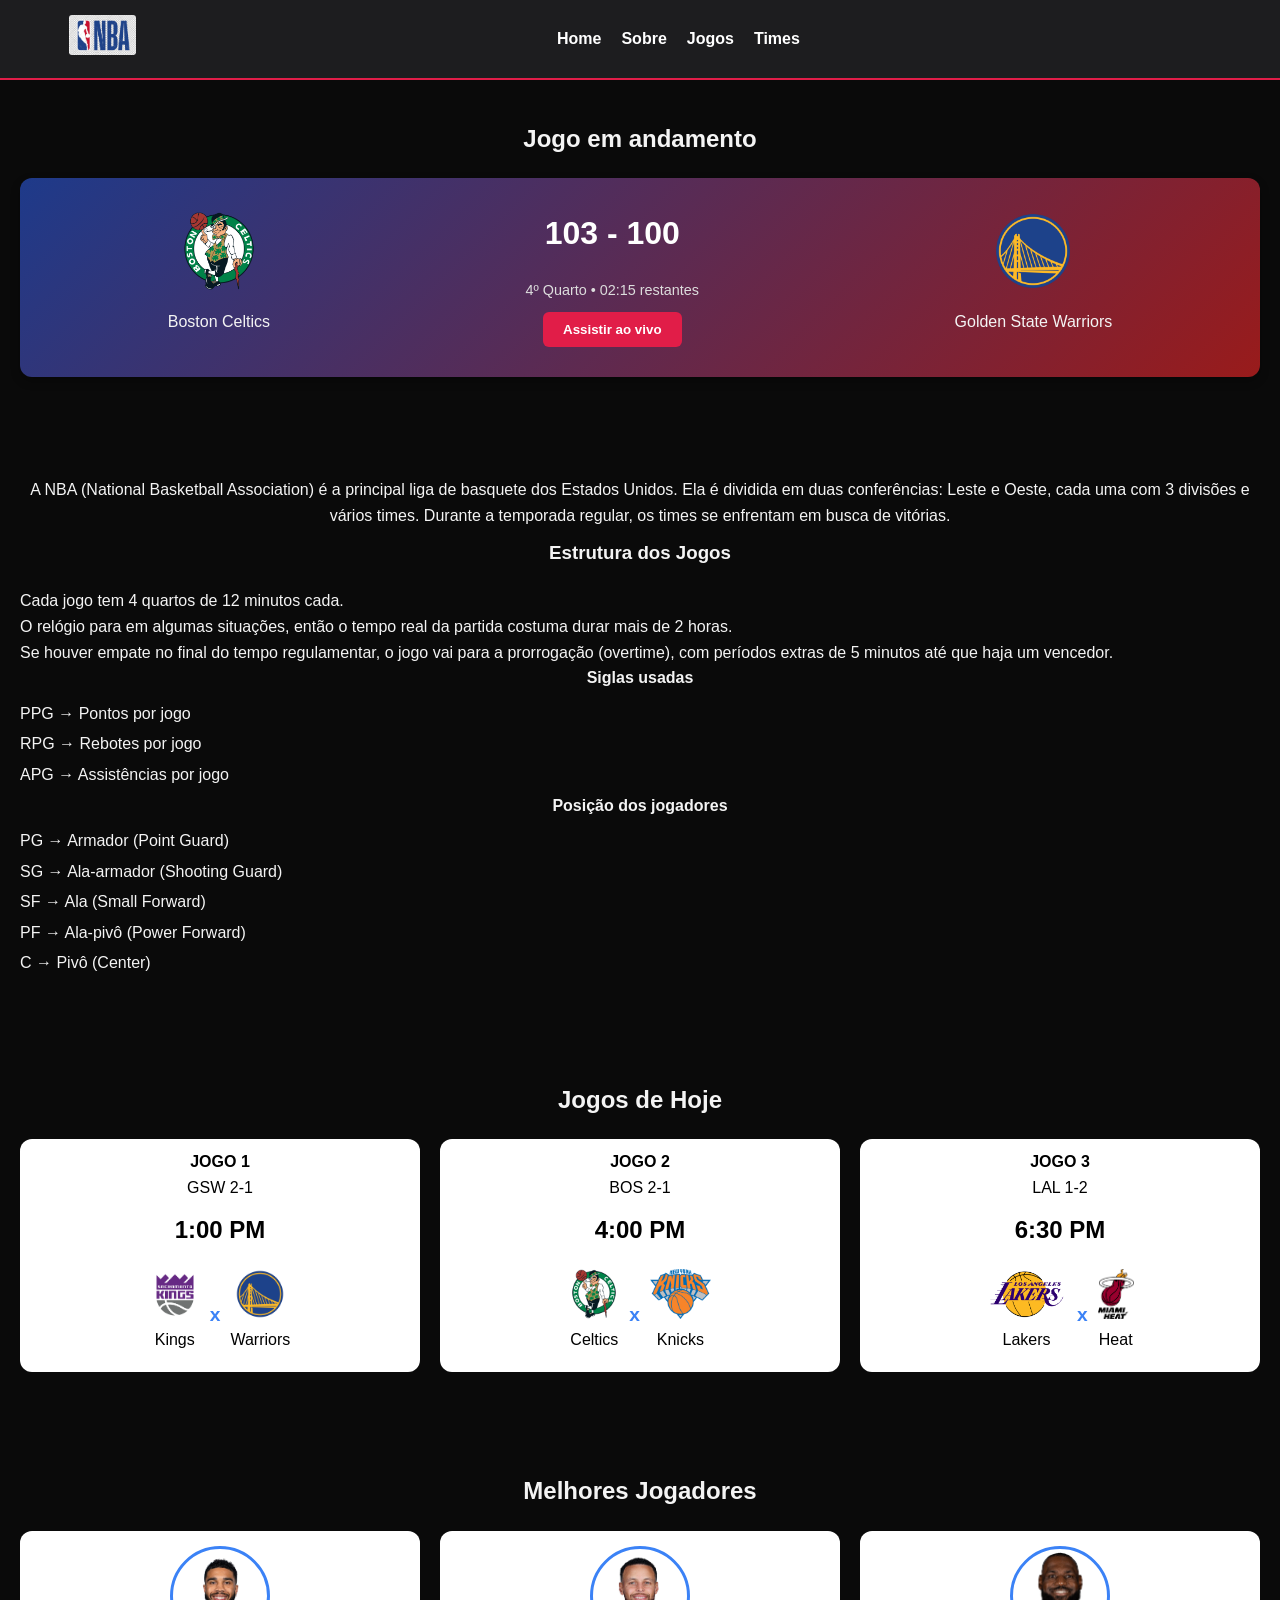
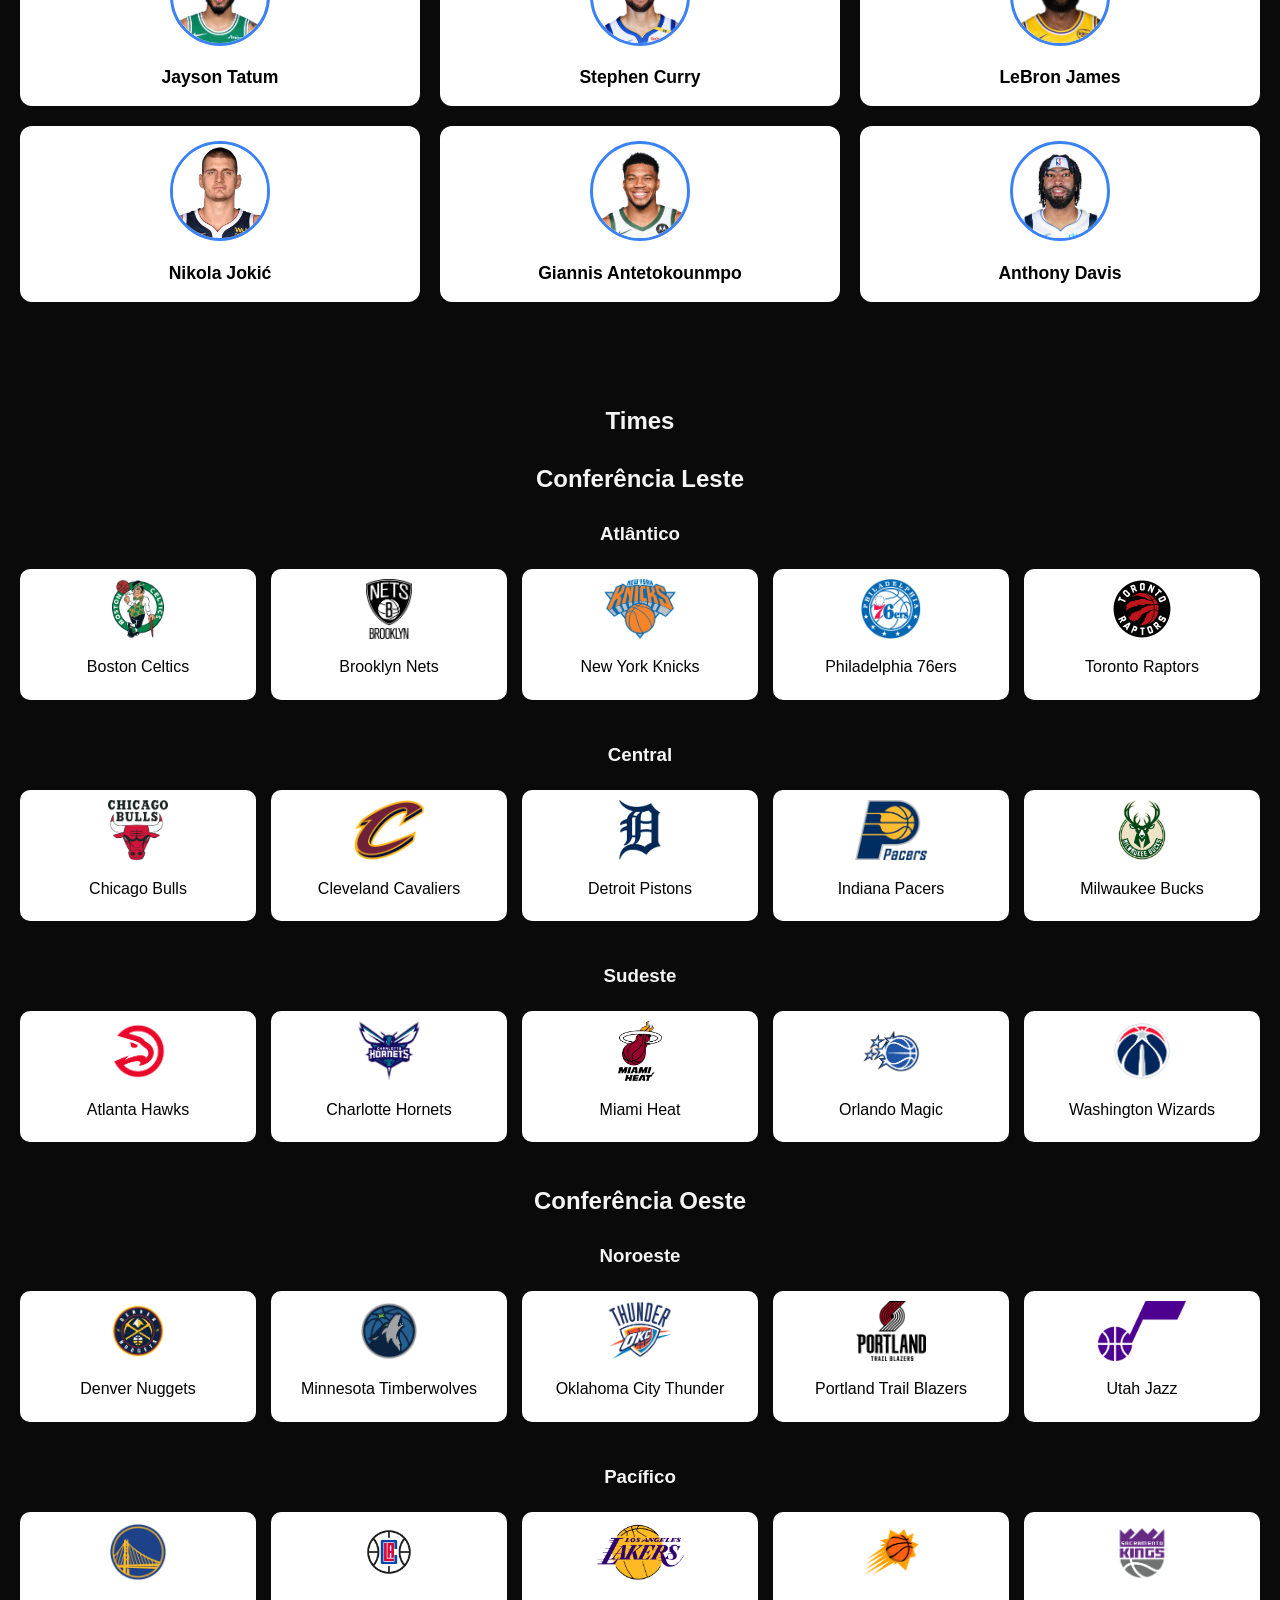
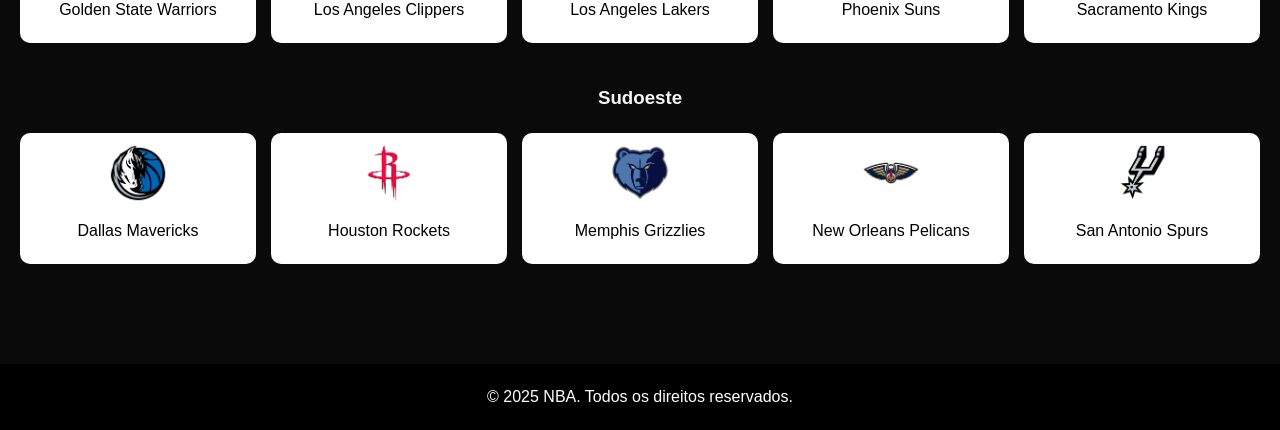
<file: docs/index.html>
<!DOCTYPE html>
<html lang="pt-BR">
<head>
  <meta charset="UTF-8">
  <meta name="viewport" content="width=device-width, initial-scale=1.0">
  <title>NBA</title>
  <link rel="stylesheet" href="styles.css">
</head>
<body>
<header>
  <div class="logo">
    <img class="logo-nba" src="./assets/logo.jpg" alt="NBA" />
  </div>
  <nav>
    <a href="#inicio">Home</a>
    <a href="#resumo">Sobre</a>
    <a href="#jogos">Jogos</a>
    <a href="#times">Times</a>
  </nav>    
</header>

<section id="inicio" class="section">
  <h1>Jogo em andamento</h1>
  <div class="hero-game">
    <div class="team">
      <img src="./assets/BostonCeltics.png" alt="Celtics">
      <p>Boston Celtics</p>
    </div>
    <div class="score">
      <h2>103 - 100</h2>
      <p>4º Quarto • 02:15 restantes</p>
      <div class="div-watch-btn">
        <button class="watch-btn" onclick="assistir()">Assistir ao vivo</button>
      </div>
    </div>
    <div class="team">
      <img src="./assets/GoldenStateWarriors.png" alt="Warriors">
      <p>Golden State Warriors</p>
    </div>
  </div>
</section>

<section id="resumo" class="section">
  <p>
    A NBA (National Basketball Association) é a principal liga de basquete dos Estados Unidos. 
    Ela é dividida em duas conferências: Leste e Oeste, cada uma com 3 divisões e vários times.
    Durante a temporada regular, os times se enfrentam em busca de vitórias. 
  </p>
  <h3>Estrutura dos Jogos</h3>
  <ul>
    <li>Cada jogo tem 4 quartos de 12 minutos cada.</li>
    <li>O relógio para em algumas situações, então o tempo real da partida costuma durar mais de 2 horas.</li>
    <li>Se houver empate no final do tempo regulamentar, o jogo vai para a prorrogação (overtime), com períodos extras de 5 minutos até que haja um vencedor.</li>
  </ul>

  <p><strong>Siglas usadas</strong></p>
  <ul class="siglas-list">
    <li>PPG → Pontos por jogo</li>
    <li>RPG → Rebotes por jogo</li>
    <li>APG → Assistências por jogo</li>
  </ul>

  <p><strong>Posição dos jogadores</strong></p>
  <ul class="siglas-list">
    <li>PG → Armador (Point Guard)</li>
    <li>SG → Ala-armador (Shooting Guard)</li>
    <li>SF → Ala (Small Forward)</li>
    <li>PF → Ala-pivô (Power Forward)</li>
    <li>C → Pivô (Center)</li>
  </ul>
</section>

<section id="jogos" class="section">
  <h1>Jogos de Hoje</h1>
  <div class="games-list">
    <div class="game-card">
      <h4>JOGO 1</h4>
      <p>GSW 2-1</p>
      <h2>1:00 PM</h2>
      <div class="teams-row">
        <div class="team-logo">
          <img src="./assets/SacramentoKings.png" alt="Kings" />
          <p>Kings</p>
        </div>
        <span class="versus">x</span>
        <div class="team-logo">
          <img src="./assets/GoldenStateWarriors.png" alt="Warriors" />
          <p>Warriors</p>
        </div>
      </div>
    </div>

    <div class="game-card">
      <h4>JOGO 2</h4>
      <p>BOS 2-1</p>
      <h2>4:00 PM</h2>
      <div class="teams-row">
        <div class="team-logo">
          <img src="./assets/BostonCeltics.png" alt="Celtics" />
          <p>Celtics</p>
        </div>
        <span class="versus">x</span>
        <div class="team-logo">
          <img src="./assets/NewYorkKnicks.png" alt="Knicks" />
          <p>Knicks</p>
        </div>
      </div>
    </div>

    <div class="game-card">
      <h4>JOGO 3</h4>
      <p>LAL 1-2</p>
      <h2>6:30 PM</h2>
      <div class="teams-row">
        <div class="team-logo">
          <img src="./assets/LosAngelesLakers.png" alt="Lakers" />
          <p>Lakers</p>
        </div>
        <span class="versus">x</span>
        <div class="team-logo">
          <img src="./assets/MiamiHeat.png" alt="Heat" />
          <p>Heat</p>
        </div>
      </div>
    </div>
  </div>
</section>

<section id="melhores-jogadores" class="section">
  <h1>Melhores Jogadores</h1>
  <div class="players-list">
    <a href="infoJogador.html?jogador=tatum" class="player-card">
      <img src="./assets/JaysonTatum.png" alt="Jayson Tatum">
      <h4>Jayson Tatum</h4>
    </a>

    <a href="infoJogador.html?jogador=curry" class="player-card">
      <img src="./assets/StephenCurry.png" alt="Stephen Curry">
      <h4>Stephen Curry</h4>
    </a>

    <a href="infoJogador.html?jogador=lebron" class="player-card">
      <img src="./assets/LebronJames.jpg" alt="LeBron James">
      <h4>LeBron James</h4>
    </a>

    <a href="infoJogador.html?jogador=jokic" class="player-card">
      <img src="./assets/NikolaJokic.jpeg" alt="Nikola Jokić">
      <h4>Nikola Jokić</h4>
    </a>

    <a href="infoJogador.html?jogador=giannis" class="player-card">
      <img src="./assets/GiannisAntetokounmpo.png" alt="Giannis Antetokounmpo">
      <h4>Giannis Antetokounmpo</h4>
    </a>

    <a href="infoJogador.html?jogador=davis" class="player-card">
      <img src="./assets/AnthonyDavis.png" alt="Anthony Davis">
      <h4>Anthony Davis</h4>
    </a>
  </div>
</section>

<section id="times" class="section">
  <h2>Times</h2>
  <div>
    <h2>Conferência Leste</h2>
    <div class="conference">
    <h3>Atlântico</h3>
    <div class="teams-grid">
      <div class="team-card">
        <img src="./assets/BostonCeltics.png" alt="Boston Celtics">
        <p>Boston Celtics</p>
      </div>
      <div class="team-card">
        <img src="./assets/BrooklynNets.png" alt="Brooklyn Nets">
        <p>Brooklyn Nets</p>
      </div>
      <div class="team-card">
        <img src="./assets/NewYorkKnicks.png" alt="New York Knicks">
        <p>New York Knicks</p>
      </div>
      <div class="team-card">
        <img src="./assets/Philadelphia76.png" alt="Philadelphia 76ers">
        <p>Philadelphia 76ers</p>
      </div>
      <div class="team-card">
        <img src="./assets/TorontoRaptors.png" alt="Toronto Raptors">
        <p>Toronto Raptors</p>
      </div>
    </div>
  </div>

  <div class="conference">
    <h3>Central</h3>
    <div class="teams-grid">
      <div class="team-card">
        <img src="./assets/ChicagoBulls.png" alt="Chicago Bulls">
        <p>Chicago Bulls</p>
      </div>
      <div class="team-card">
        <img src="./assets/ClevelandCavaliers.png" alt="Cleveland Cavaliers">
        <p>Cleveland Cavaliers</p>
      </div>
      <div class="team-card">
        <img src="./assets/DetroitTigers.png" alt="Detroit Pistons">
        <p>Detroit Pistons</p>
      </div>
      <div class="team-card">
        <img src="./assets/IndianaPacers.png" alt="Indiana Pacers">
        <p>Indiana Pacers</p>
      </div>
      <div class="team-card">
        <img src="./assets//MilwaukeeBucks.png" alt="Milwaukee Bucks">
        <p>Milwaukee Bucks</p>
      </div>
    </div>
  </div>

  <div class="conference">
    <h3>Sudeste</h3>
    <div class="teams-grid">
      <div class="team-card">
        <img src="./assets/AtlantaHawks.png" alt="Atlanta Hawks">
        <p>Atlanta Hawks</p>
      </div>
      <div class="team-card">
        <img src="./assets//CharlotteHornets.png" alt="Charlotte Hornets">
        <p>Charlotte Hornets</p>
      </div>
      <div class="team-card">
        <img src="./assets/MiamiHeat.png" alt="Miami Heat">
        <p>Miami Heat</p>
      </div>
      <div class="team-card">
        <img src="./assets/OrlandoMagic.png" alt="Orlando Magic">
        <p>Orlando Magic</p>
      </div>
      <div class="team-card">
        <img src="./assets/WashingtonWizards.png" alt="Washington Wizards">
        <p>Washington Wizards</p>
      </div>
    </div>
  </div>
  </div>

 <div>
  <h2>Conferência Oeste</h2>
   <div class="conference">
    <h3>Noroeste</h3>
    <div class="teams-grid">
      <div class="team-card">
        <img src="./assets/DenverNuggets.png" alt="Denver Nuggets">
        <p>Denver Nuggets</p>
      </div>
      <div class="team-card">
        <img src="./assets/MinnesotaTimberwolves.png" alt="Minnesota Timberwolves">
        <p>Minnesota Timberwolves</p>
      </div>
      <div class="team-card">
        <img src="./assets/OklahomaCityThunder.png" alt="Oklahoma City Thunder">
        <p>Oklahoma City Thunder</p>
      </div>
      <div class="team-card">
        <img src="./assets/PortlandTrailBlazers.png" alt="Portland Trail Blazers">
        <p>Portland Trail Blazers</p>
      </div>
      <div class="team-card">
        <img src="./assets/UtahJazz.png" alt="Utah Jazz">
        <p>Utah Jazz</p>
      </div>
    </div>
  </div>

  <div class="conference">
    <h3>Pacífico</h3>
    <div class="teams-grid">
      <div class="team-card">
        <img src="./assets/GoldenStateWarriors.png" alt="Golden State Warriors">
        <p>Golden State Warriors</p>
      </div>
      <div class="team-card">
        <img src="./assets/LosAngelesClippers.png" alt="Los Angeles Clippers">
        <p>Los Angeles Clippers</p>
      </div>
      <div class="team-card">
        <img src="./assets/LosAngelesLakers.png" alt="Los Angeles Lakers">
        <p>Los Angeles Lakers</p>
      </div>
      <div class="team-card">
        <img src="./assets/PhoenixSuns.png" alt="Phoenix Suns">
        <p>Phoenix Suns</p>
      </div>
      <div class="team-card">
        <img src="./assets/SacramentoKings.png" alt="Sacramento Kings">
        <p>Sacramento Kings</p>
      </div>
    </div>
  </div>

  <div class="conference">
    <h3>Sudoeste</h3>
    <div class="teams-grid">
      <div class="team-card">
        <img src="./assets/DallasMavericks.png" alt="Dallas Mavericks">
        <p>Dallas Mavericks</p>
      </div>
      <div class="team-card">
        <img src="./assets/HoustonRockets.png" alt="Houston Rockets">
        <p>Houston Rockets</p>
      </div>
      <div class="team-card">
        <img src="./assets/MemphisGrizzlies.png" alt="Memphis Grizzlies">
        <p>Memphis Grizzlies</p>
      </div>
      <div class="team-card">
        <img src="./assets/NewOrleansPelicans.png" alt="New Orleans Pelicans">
        <p>New Orleans Pelicans</p>
      </div>
      <div class="team-card">
        <img src="./assets/SanAntonioSpurs.png" alt="San Antonio Spurs">
        <p>San Antonio Spurs</p>
      </div>
    </div>
  </div>
 </div>
</section>

<footer>
  &copy; 2025 NBA. Todos os direitos reservados.
</footer>
<script src="script.js"></script>
</body>
</html>
</file>
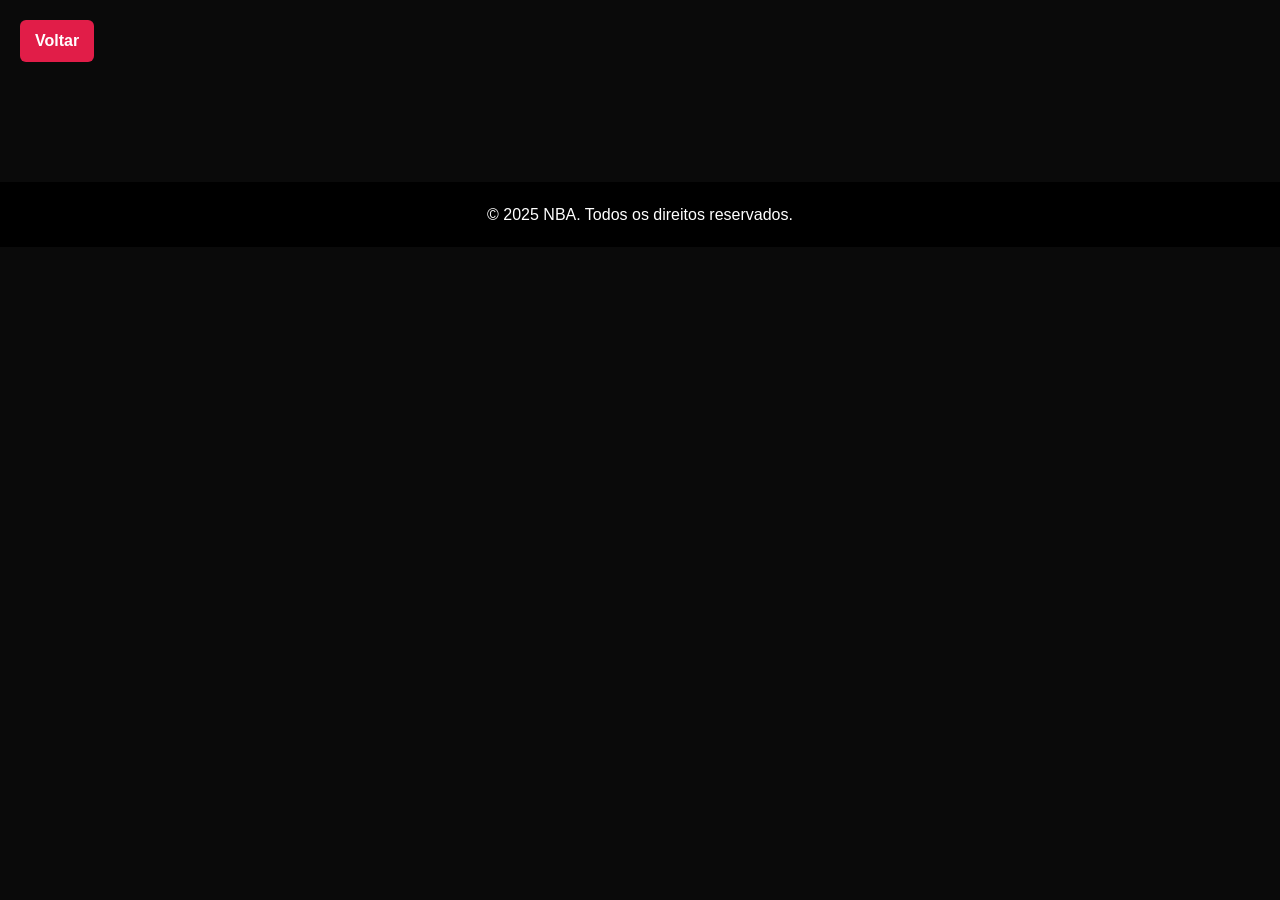
<file: docs/infoJogador.html>
<!DOCTYPE html>
<html lang="pt-BR">
<head>
    <meta charset="UTF-8">
    <meta name="viewport" content="width=device-width, initial-scale=1.0">
    <link rel="stylesheet" href="styles.css">
    <title>Info</title>
</head>
<body>

<div>
  <a href="index.html#jogadores" class="back-button">Voltar</a>
</div>

<main class="section">
<div id="tatum" class="player-detail">
  <img class="player-img-large" src="./assets/JaysonTatum.png" alt="Jayson Tatum">
  <div class="player-detail-info">
    <h1>Jayson Tatum</h1>
    <p class="team">Boston Celtics | #0 SF/PF</p>
    <ul class="player-stats">
      <li><strong>Idade:</strong> 27</li>
      <li><strong>Altura:</strong> 2,03m</li>
      <li><strong>PPG:</strong> 26.8</li>
      <li><strong>RPG:</strong> 8.7</li>
      <li><strong>APG:</strong> 6.0</li>
      <li>Começou sua carreira no Boston Celtics e continua jogando na equipe atualmente.</li>
    </ul>
  </div>
</div>

<div id="giannis" class="player-detail">
  <img class="player-img-large" src="./assets/GiannisAntetokounmpo.png" alt="Giannis Antetokounmpo">
  <div class="player-detail-info">
    <h1>Giannis Antetokounmpo</h1>
    <p class="team">Milwaukee Bucks | #34 PF</p>
    <ul class="player-stats">
      <li><strong>Idade:</strong> 28</li>
      <li><strong>Altura:</strong> 2,11m</li>
      <li><strong>PPG:</strong> 30.4</li>
      <li><strong>RPG:</strong> 11.9</li>
      <li><strong>APG:</strong> 6.5</li>
      <li>Começou a jogar na Grécia e atualmente joga pelo Milwaukee Bucks.</li>
    </ul>
  </div>
</div>

<div id="davis" class="player-detail">
  <img class="player-img-large" src="./assets/AnthonyDavis.png" alt="Anthony Davis">
  <div class="player-detail-info">
    <h1>Anthony Davis</h1>
    <p class="team">Los Angeles Lakers | #3 PF/C</p>
    <ul class="player-stats">
      <li><strong>Idade:</strong> 31</li>
      <li><strong>Altura:</strong> 2,08m</li>
      <li><strong>PPG:</strong> 24.0</li>
      <li><strong>RPG:</strong> 10.5</li>
      <li><strong>APG:</strong> 3.1</li>
      <li>Começou no New Orleans Pelicans e atualmente joga no Los Angeles Lakers.</li>
    </ul>
  </div>
</div>

<div id="curry" class="player-detail">
  <img class="player-img-large" src="./assets/StephenCurry.png" alt="Stephen Curry">
  <div class="player-detail-info">
    <h1>Stephen Curry</h1>
    <p class="team">Golden State Warriors | #30 PG</p>
    <ul class="player-stats">
      <li><strong>Idade:</strong> 36</li>
      <li><strong>Altura:</strong> 1,88m</li>
      <li><strong>PPG:</strong> 24.5</li>
      <li><strong>RPG:</strong> 4.4</li>
      <li><strong>APG:</strong> 6.0</li>
      <li>Sempre jogou no Golden State Warriors, onde se tornou um dos maiores arremessadores da história da NBA.</li>
    </ul>
  </div>
</div>

<div id="jokic" class="player-detail">
  <img class="player-img-large" src="./assets/NikolaJokic.jpeg" alt="Nikola Jokić">
  <div class="player-detail-info">
    <h1>Nikola Jokić</h1>
    <p class="team">Denver Nuggets | #15 C</p>
    <ul class="player-stats">
      <li><strong>Idade:</strong> 28</li>
      <li><strong>Altura:</strong> 2,11m</li>
      <li><strong>PPG:</strong> 29.6</li>
      <li><strong>RPG:</strong> 12.7</li>
      <li><strong>APG:</strong> 10.2</li>
      <li>Começou a jogar na Sérvia e atualmente é a estrela do Denver Nuggets.</li>
    </ul>
  </div>
</div>

<div id="lebron" class="player-detail">
  <img class="player-img-large" src="./assets/LebronJames.jpg" alt="LeBron James">
  <div class="player-detail-info">
    <h1>LeBron James</h1>
    <p class="team">Los Angeles Lakers | #23 SF/PF</p>
    <ul class="player-stats">
      <li><strong>Idade:</strong> 39</li>
      <li><strong>Altura:</strong> 2,06m</li>
      <li><strong>PPG:</strong> 24.4</li>
      <li><strong>RPG:</strong> 7.8</li>
      <li><strong>APG:</strong> 8.2</li>
      <li>Começou no Cleveland Cavaliers, passou pelo Miami Heat, voltou ao Cavaliers e atualmente joga no Los Angeles Lakers.</li>
    </ul>
  </div>
</div>
</main>

<footer>
  &copy; 2025 NBA. Todos os direitos reservados.
</footer>
<script src="script.js"></script>
</body>
</html>
</file>
<file: docs/styles.css>
* {
  margin: 0;
  padding: 0;
  box-sizing: border-box;
}

html {
  scroll-behavior: smooth;
}

body {
  font-family: Verdana, sans-serif;
  background-color: #0a0a0a;
  color: #f4f4f4;
  line-height: 1.6;
}

header {
  display: flex;
  justify-content: space-between;
  align-items: center;
  background-color: #1d1d1f;
  padding: 10px 5%;
  position: sticky;
  top: 0;
  z-index: 100;
  border-bottom: 2px solid #e11d48;
}

.logo img {
  height: 50px;
  padding: 5px;  
  border-radius: 8px;
}

nav {
  display: flex;
  gap: 20px;
  margin: 0 auto;
}

nav a {
  color: white;
  text-decoration: none;
  font-weight: bold;
}

nav a:hover {
  color: #3b82f6;
}

footer {
  background-color: #000;
  color: white;
  text-align: center;
  padding: 20px;
  margin-top: 20px;
}

.player-detail {
  display: none;
}

.player-detail.active {
  display: flex;
  flex-wrap: wrap;
  gap: 40px;
  margin-top: 40px;
}

.back-button:hover {
  background: #be123c;
}

.section {
  padding: 40px 20px;
  width: 100%;
  margin-bottom: 20px;
}
.section h1, .section h2, .section h3 {
  text-align: center;
  margin-bottom: 20px;
}
.section p {
  text-align: center;
  margin-bottom: 10px;
}

.hero-game {
  display: flex;
  justify-content: space-around;
  align-items: center;
  gap: 20px;
  background: linear-gradient(135deg, #1e3a8a, #991b1b);
  padding: 30px;
  border-radius: 12px;
  box-shadow: 0 4px 10px rgba(0,0,0,0.3);
  flex-wrap: wrap;
}

.hero-game .team {
  text-align: center;
}

.hero-game img {
  height: 80px;
  margin-bottom: 10px;
}

.score h2 {
  font-size: 2rem;
  color: #fff;
}

.score p {
  font-size: 0.9rem;
  color: #ddd;
  margin: 8px 0;
}

.div-watch-btn {
  display: flex;
  align-items: center;
  justify-content: center;
  margin-top: 10px;
}

.watch-btn {
  background: #e11d48;
  border: none;
  padding: 10px 20px;
  border-radius: 6px;
  color: #fff;
  font-weight: bold;
  cursor: pointer;
}

.watch-btn:hover {
  background: #be123c;
}

ul {
  list-style: none;
  margin-top: 10px;
}

.siglas-list li {
  margin: 5px 0;
}

.games-list {
  display: grid;
  grid-template-columns: repeat(auto-fit, minmax(250px, 1fr));
  gap: 20px;
}

.game-card {
  background: white;
  color: black;
  border-radius: 12px;
  padding: 10px;
  text-align: center;
  transition: transform 0.2s, box-shadow 0.3s;
}

.game-card:hover {
  transform: translateY(-5px);
  box-shadow: 0 4px 12px rgba(255,255,255,0.1);
}

.game-card h4 {
  color: black;
}

.teams-row {
  display: flex;
  justify-content: center;
  align-items: center;
  gap: 10px;
  margin-top: 10px;
}

.team-logo img {
  height: 50px;
}

.versus {
  font-size: 1.2rem;
  font-weight: bold;
  color: #3b82f6;
}

.players-list {
  display: grid;
  grid-template-columns:  repeat(3, 2fr);
  gap: 20px;
}

.player-card {
  background: white;
  color: black;
  border-radius: 12px;
  padding: 15px;
  text-align: center;
  transition: transform 0.2s, box-shadow 0.3s;
  cursor: pointer;
  text-decoration: none;
}

.player-card:hover {
  transform: translateY(-5px);
  box-shadow: 0 4px 12px rgba(255, 255, 255, 0.1);
}

.player-card img {
  width: 100px;
  height: 100px;
  object-fit: cover;
  border-radius: 50%;
  margin-bottom: 10px;
  border: 3px solid #3b82f6;
}

.player-card h4 {
  margin-bottom: 0;
  font-size: 1.1rem;
}

.conference {
  margin-bottom: 40px;
}

.teams-grid {
  display: grid;
  grid-template-columns: repeat(auto-fit, minmax(150px, 1fr));
  gap: 15px;
}

.team-card {
  background: white;
  border-radius: 10px;
  padding: 10px;
  text-align: center;
  transition: 0.3s;
  color: black;
}

.team-card:hover {
  transform: scale(1.05);
}

.team-card img {
  height: 60px;
  margin-bottom: 8px;
}

.player-detail {
  display: none;
  align-items: center;
  justify-content: center;
  gap: 40px;
  background: #1f2937;
  padding: 40px 20px;
  border-radius: 12px;
  box-shadow: 0 4px 12px rgba(0,0,0,0.3);
  flex-wrap: wrap;
}

.player-img-large {
  width: 250px;
  height: 250px;
  object-fit: cover;
  border-radius: 50%;
  border: 4px solid #3b82f6;
}

.player-detail-info {
  flex: 1;
  min-width: 250px;
}

.player-detail-info h1 {
  font-size: 2rem;
  color: #fff;
  margin-bottom: 10px;
}

.player-detail-info .team {
  color: #ccc;
  margin-bottom: 15px;
}

.player-stats {
  list-style: none;
}

.player-stats li {
  margin-bottom: 8px;
  background: #111827;
  padding: 8px 12px;
  border-radius: 6px;
}

.back-button {
  display: inline-block;
  text-decoration: none;
  color: #fff;
  background: #e11d48;
  padding: 8px 15px;
  border-radius: 6px;
  font-weight: bold;
  margin: 20px;
}

/* Responsividade */

@media (max-width: 768px) {
  header {
    flex-direction: column;
    align-items: center;
    text-align: center;
    gap: 10px;
  }

  nav {
    flex-wrap: wrap;
    justify-content: center;
    gap: 15px;
  }

  .hero-game {
    flex-direction: column;
    text-align: center;
  }

  .hero-game img {
    height: 70px;
  }

  .score h2 {
    font-size: 1.6rem;
  }

  .players-list {
    grid-template-columns: repeat(2, 1fr);
  }

  .teams-grid {
    grid-template-columns: repeat(auto-fit, minmax(120px, 1fr));
  }

  .player-detail {
    flex-direction: column;
    text-align: center;
  }

  .player-img-large {
    width: 200px;
    height: 200px;
  }

  .player-detail-info h1 {
    font-size: 1.6rem;
  }

  .section {
    padding: 30px 10px;
  }

  .div-watch-btn {
    justify-content: center;
  }

  .watch-btn {
    width: 80%;
    font-size: 1rem;
  }

  footer {
    font-size: 0.9rem;
  }
}

@media (max-width: 480px) {
  header {
    padding: 10px;
  }

  .logo img {
    height: 40px;
  }

  nav {
    flex-direction: column;
    gap: 10px;
  }

  .hero-game {
    padding: 20px;
    gap: 15px;
  }

  .hero-game img {
    height: 60px;
  }

  .score h2 {
    font-size: 1.4rem;
  }

  .games-list {
    grid-template-columns: 1fr;
  }

  .players-list {
    grid-template-columns: 1fr;
  }

  .teams-grid {
    grid-template-columns: 1fr;
  }

  .player-img-large {
    width: 150px;
    height: 150px;
  }

  .player-detail-info h1 {
    font-size: 1.4rem;
  }

  .watch-btn {
    width: 100%;
    padding: 12px;
    font-size: 1rem;
  }

  .section h1, .section h2, .section h3 {
    font-size: 1.4rem;
  }

  .section p {
    font-size: 0.95rem;
  }

  footer {
    padding: 15px;
    font-size: 0.85rem;
  }
}
</file>
